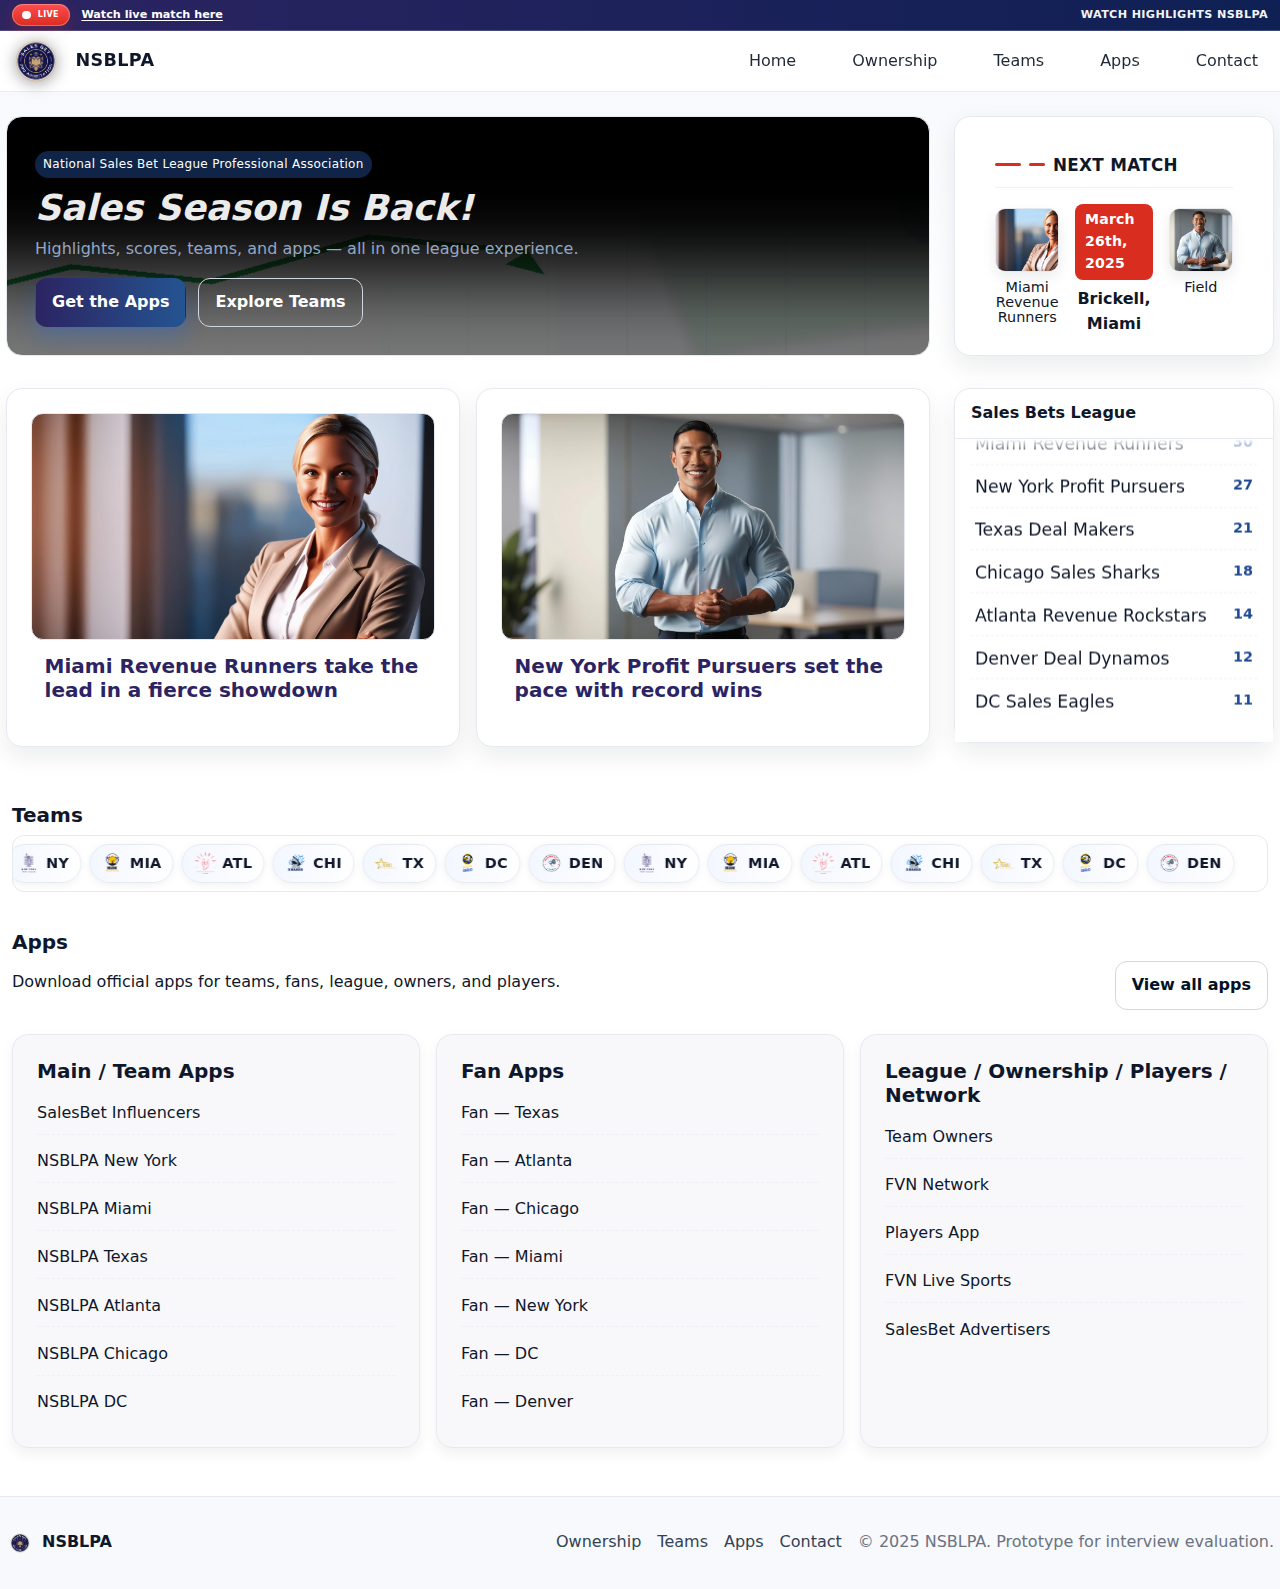
<file: index.html>
<!DOCTYPE html>
<html lang="en">
<head>
  <meta charset="UTF-8" />
  <meta name="viewport" content="width=device-width, initial-scale=1" />
  <meta http-equiv="X-UA-Compatible" content="IE=edge" />
  <title>Home · NSBLPA</title>
  <meta name="description" content="NSBLPA — A modern sports business league. Mobile-first redesign prototype." />
  <link rel="preconnect" href="." />
  <link rel="icon" href="assets/logo.png" type="image" />
  <link rel="stylesheet" href="assets/styles.css" />
</head>
<body>
  <a class="skip-link" href="#main">Skip to content</a>
  <!-- Top strip -->
<div class="topstrip" role="region" aria-label="Live banner">
  <div class="container topstrip-inner">
    <div class="ts-left">
      <span class="ts-badge">LIVE</span>
      <a class="ts-link" href="apps.html#live">Watch live match here</a>
    </div>
    <div class="ts-right">
      <span class="ts-label"><a href="https://financevideosmedia.com/watch/talk-to-500-people-in-one-day-sales-bets-challenge_U1CFPwi1JfYyTtZ.html">WATCH HIGHLIGHTS NSBLPA</a></span>
    </div>
  </div>
</div>

  <header class="site-header" role="banner">
    <div class="container header-inner">
      <a class="brand" href="index.html" aria-label="NSBLPA Home">
        <img src="assets/logo.png" alt="NSBLPA logo" width="60" height="60" />
        <span class="brand-text">NSBLPA</span>
      </a>
      <button class="menu-toggle" aria-expanded="false" aria-controls="site-nav" aria-label="Toggle menu">
        <span class="menu-icon" aria-hidden="true"></span>
      </button>
      <nav id="site-nav" class="site-nav" role="navigation">
        <ul>
          <li><a href="index.html">Home</a></li>
          <li><a href="ownership.html">Ownership</a></li>
          <li><a href="teams.html">Teams</a></li>
          <li><a href="apps.html">Apps</a></li>
          <li><a href="contact.html">Contact</a></li>
        </ul>
      </nav>
    </div>
  </header>
<div id="nav-backdrop" class="nav-backdrop" hidden></div>
<main id="main" tabindex="-1">
  <!-- Billboard -->
  <section class="billboard">
  <div class="container rail">
    <!-- LEFT: Sales Season block (50%) -->
    <div class="billboard-media">
      <div class="billboard-copy">
        <p class="eyebrow">National Sales Bet League Professional Association</p>
        <h1>Sales Season Is Back!</h1>
        <p class="lede">Highlights, scores, teams, and apps — all in one league experience.</p>
        <div class="hero-ctas">
          <a class="btn btn-primary" href="apps.html">Get the Apps</a>
          <a class="btn btn-outline" href="teams.html">Explore Teams</a>
        </div>
      </div>
    </div>


    <!-- RIGHT: Next Match (replaces Sales Bets League) -->
    <aside class="billboard-nextmatch">
      <div class="card nextmatch">
        <div class="nm-head" aria-label="Next Match">
          <span class="nm-dash big" aria-hidden="true"></span>
          <span class="nm-dash small" aria-hidden="true"></span>
          <h3>Next Match</h3>
        </div>

        <div class="nm-inner" role="group" aria-labelledby="nmVenue">
          <!-- Home team -->
          <div class="nm-team">
            <img class="avatar" src="assets/home/news1.jpg" alt="Miami Revenue Runners" />
            <div class="team-name">
              <span>Miami</span>
              <span>Revenue</span>
              <span>Runners</span>
            </div>
          </div>

          <!-- Center: date + venue -->
          <div class="nm-center">
            <div class="date-pill" aria-label="Match date">March 26th, 2025</div>
            <div class="venue" id="nmVenue">Brickell, Miami</div>
          </div>

          <!-- Away / venue label (as in your screenshot “Field”) -->
          <div class="nm-team">
            <img class="avatar" src="assets/home/news2.jpg" alt="Opponent / Venue" />
            <div class="team-name"><span>Field</span></div>
          </div>
        </div>
      </div>
    </aside>

  </div>
</section>


  <!-- Subnav (quick actions) -->
  <!-- <nav class="subnav" aria-label="Quick actions">
    <div class="container">
      <ul class="subnav-list">
        <li><a href="apps.html">Watch</a></li>
        <li><a href="teams.html">Teams</a></li>
        <li><a href="ownership.html">Ownership</a></li>
        <li><a href="apps.html#league">League Apps</a></li>
        <li><a href="contact.html">Contact</a></li>
      </ul>
    </div>
  </nav> -->

  <!-- Rail layout -->
  <section class="content-rail">
    <div class="container rail">
      <!-- Main column -->
      <div class="rail-main">
        <!-- <h2 class="rail-title">What’s Popular</h2> -->
        <div class="cards-grid popular-grid">
          <a class="card media-card" href="#">
            <div class="media ph news1"></div>
            <div class="pad">
              <!-- <p class="kicker">NEWS</p> -->
              <h3>Miami Revenue Runners take the lead in a fierce showdown</h3>
            </div>
          </a>
          <a class="card media-card" href="#">
            <div class="media ph news2"></div>
            <div class="pad">
              <!-- <p class="kicker">NEWS</p> -->
              <h3>New York Profit Pursuers set the pace with record wins</h3>
            </div>
          </a>
        </div>





      </div>

      <!-- Side rail -->
 <aside class="billboard-leaderboard">
      <div class="card leaderboard compact">
        <div class="lb-head"><span>Sales Bets League</span></div>

        <!-- Viewport with auto slider if items overflow -->
        <div class="lb-viewport">
          <div class="ticker-track" id="lbTrack">
            <ol class="lb" id="lbList">
              <li><span class="club">Miami Revenue Runners</span><span class="pts">30</span></li>
              <li><span class="club">New York Profit Pursuers</span><span class="pts">27</span></li>
              <li><span class="club">Texas Deal Makers</span><span class="pts">21</span></li>
              <li><span class="club">Chicago Sales Sharks</span><span class="pts">18</span></li>
              <li><span class="club">Atlanta Revenue Rockstars</span><span class="pts">14</span></li>
              <li><span class="club">Denver Deal Dynamos</span><span class="pts">12</span></li>
              <li><span class="club">DC Sales Eagles</span><span class="pts">11</span></li>
            </ol>
          </div>
        </div>
      </div>
    </aside>

    </div>
  </section>

  <!-- Apps on Home -->
<section class="home-apps" id="apps-home">

  <div class="container">
      <h2 class="rail-title">Teams</h2>

        <!-- One-line ticker -->
        <div class="teams-ticker">
          <div class="tt-track" id="teamsTrack">
            <!-- original items (keep adding as many as you want) -->
            <a class="match tt-item" href="https://newyorkprofitpursuers.com">
              <div class="team">
                <img src="assets/team-logos/ny.png" alt="New York logo" />
                <span class="abbr">NY</span>
              </div>
            </a>
             <a class="match tt-item" href="https://miamirevenuerunners.com">
              <div class="team">
                <img src="assets/team-logos/mia.png" alt="Miami logo" />
                <span class="abbr">MIA</span>
              </div>
            </a>
            <a class="match tt-item" href="https://atlantarevenuerockstars.com">
              <div class="team">
                <img src="assets/team-logos/atl.png" alt="Atlanta logo" />
                <span class="abbr">ATL</span>
              </div>
            </a>

              <a class="match tt-item" href="https://chicagosalessharks.com">

              <div class="team">
                <img src="assets/team-logos/chi.png" alt="Chicago logo" />
                <span class="abbr">CHI</span>
              </div>
            </a>

            <a class="match tt-item" href="https://texasdealmakersteam.com">
              <div class="team">
                <img src="assets/team-logos/tx.png" alt="Texas logo" />
                <span class="abbr">TX</span>
              </div>

            </a>
              <a class="match tt-item" href="https://dcsaleseagles.com">


              <div class="team">
                <img src="assets/team-logos/dc.png" alt="DC logo" />
                <span class="abbr">DC</span>
              </div>
            </a>
             <a class="match tt-item" href="https://denverdealdynamos.com">


              <div class="team">
                <img src="assets/team-logos/den.png" alt="DC logo" />
                <span class="abbr">DEN</span>
              </div>
            </a>
          </div>
        </div>
      </div>
       <div class="container">
        <div class="section-head" style="display:flex;align-items:end;justify-content:space-between;gap:1rem;">
          <div>
            <h2 class="rail-title">Apps</h2>
            <p>Download official apps for teams, fans, league, owners, and players.</p>
          </div>
          <a class="btn btn-outline" href="apps.html">View all apps</a>
        </div>

    <div class="app-groups home-app-groups">
      <!-- Main / Team Apps -->
      <div class="app-group card soft">
        <h3>Main / Team Apps</h3>
        <ul class="app-list">
          <li><a target="_blank" rel="noopener" href="https://play.google.com/store/apps/details?id=com.salesbet.influencers">SalesBet Influencers</a></li>
          <li><a target="_blank" rel="noopener" href="https://play.google.com/store/apps/details?id=com.nsblpa.newyork">NSBLPA New York</a></li>
          <li><a target="_blank" rel="noopener" href="https://play.google.com/store/apps/details?id=com.nsblpa.miami">NSBLPA Miami</a></li>
          <li><a target="_blank" rel="noopener" href="https://play.google.com/store/apps/details?id=com.nsblpa.texas">NSBLPA Texas</a></li>
          <li><a target="_blank" rel="noopener" href="https://play.google.com/store/apps/details?id=com.nsblpa.atlanta">NSBLPA Atlanta</a></li>
          <li><a target="_blank" rel="noopener" href="https://play.google.com/store/apps/details?id=com.nsblpa.chicago">NSBLPA Chicago</a></li>
          <li><a target="_blank" rel="noopener" href="https://play.google.com/store/apps/details?id=com.nsblpa.dc">NSBLPA DC</a></li>
        </ul>
      </div>

      <!-- Fan Apps -->
      <div class="app-group card soft">
        <h3>Fan Apps</h3>
        <ul class="app-list">
          <li><a target="_blank" rel="noopener" href="https://play.google.com/store/apps/details?id=com.nsblpa.fan.texas">Fan — Texas</a></li>
          <li><a target="_blank" rel="noopener" href="https://play.google.com/store/apps/details?id=com.nsblpa.fan.atlanta">Fan — Atlanta</a></li>
          <li><a target="_blank" rel="noopener" href="https://play.google.com/store/apps/details?id=com.nsblpa.fan.chicago">Fan — Chicago</a></li>
          <li><a target="_blank" rel="noopener" href="https://play.google.com/store/apps/details?id=com.nblpa.fan.miami">Fan — Miami</a></li>
          <li><a target="_blank" rel="noopener" href="https://play.google.com/store/apps/details?id=com.nsblpa.fan.newyork">Fan — New York</a></li>
          <li><a target="_blank" rel="noopener" href="https://play.google.com/store/apps/details?id=com.nsblpa.fan.dc">Fan — DC</a></li>
          <li><a target="_blank" rel="noopener" href="https://play.google.com/store/apps/details?id=com.nsblpa.fan.denvers">Fan — Denver</a></li>
        </ul>
      </div>

      <!-- League / Ownership / Players / Network -->
      <div class="app-group card soft">
        <h3>League / Ownership / Players / Network</h3>
        <ul class="app-list">
          <li><a target="_blank" rel="noopener" href="https://play.google.com/store/apps/details?id=com.nsblpa.team_owners">Team Owners</a></li>
          <li><a target="_blank" rel="noopener" href="https://play.google.com/store/apps/details?id=com.fvn.network">FVN Network</a></li>
          <li><a target="_blank" rel="noopener" href="https://play.google.com/store/apps/details?id=com.nsblpa.playersapp">Players App</a></li>
          <li><a target="_blank" rel="noopener" href="https://play.google.com/store/apps/details?id=com.fvn.livesports">FVN Live Sports</a></li>
          <li><a target="_blank" rel="noopener" href="https://play.google.com/store/apps/details?id=com.salesbet.advertisers">SalesBet Advertisers</a></li>
        </ul>
      </div>
    </div>
  </div>
</section>

</main>


  <footer class="site-footer">
    <div class="container footer-inner">
      <div class="footer-brand">
        <img src="assets/logo.png" alt="NSBLPA logo small" width="28" height="28" />
        <span>NSBLPA</span>
      </div>
      <nav class="footer-nav" aria-label="Footer">
        <a href="ownership.html">Ownership</a>
        <a href="teams.html">Teams</a>
        <a href="apps.html">Apps</a>
        <a href="contact.html">Contact</a>
      </nav>
      <p class="copyright">© 2025 NSBLPA. Prototype for interview evaluation.</p>
    </div>
  </footer>
  <script src="assets/scripts.js"></script>
</body>
</html>
</file>
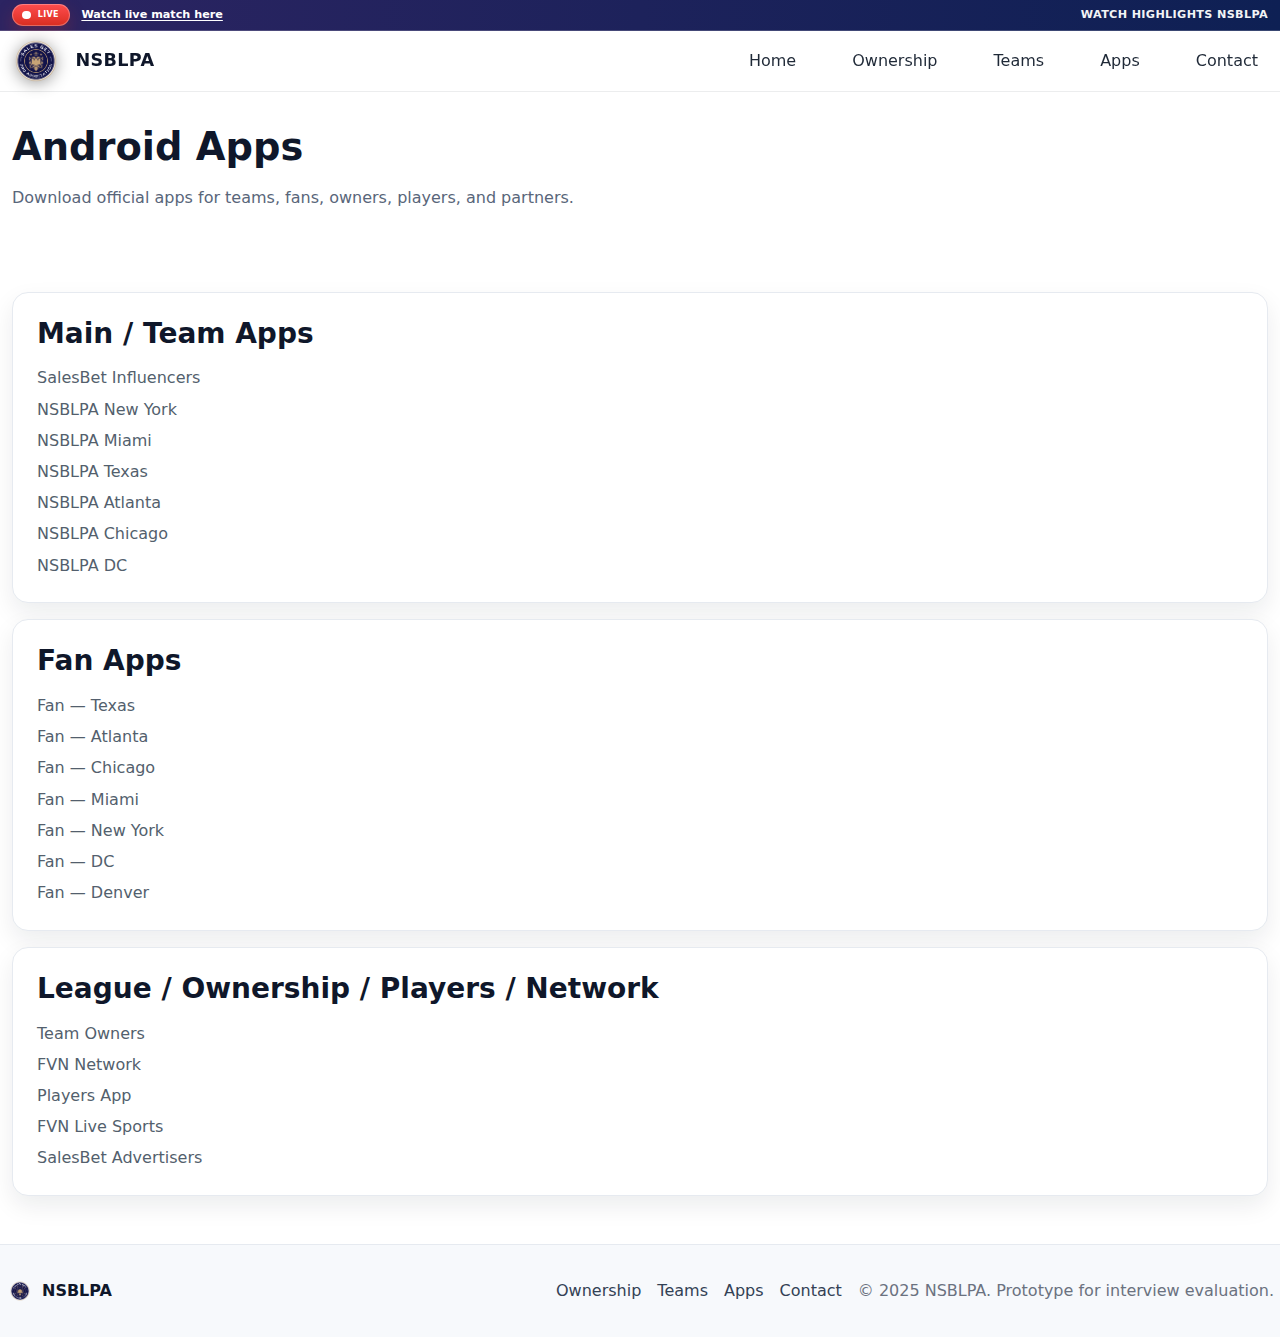
<file: apps.html>
<!DOCTYPE html>
<html lang="en">
<head>
  <meta charset="UTF-8" />
  <meta name="viewport" content="width=device-width, initial-scale=1" />
  <meta http-equiv="X-UA-Compatible" content="IE=edge" />
  <title>Apps · NSBLPA</title>
  <meta name="description" content="NSBLPA — A modern sports business league. Mobile-first redesign prototype." />
  <link rel="preconnect" href="." />
  <link rel="icon" href="assets/logo.png" type="image" />
  <link rel="stylesheet" href="assets/styles.css" />
</head>
<body>
  <a class="skip-link" href="#main">Skip to content</a>
  <!-- Top strip -->
<div class="topstrip" role="region" aria-label="Live banner">
  <div class="container topstrip-inner">
    <div class="ts-left">
      <span class="ts-badge">LIVE</span>
      <a class="ts-link" href="apps.html#live">Watch live match here</a>
    </div>
    <div class="ts-right">
      <span class="ts-label"><a href="https://financevideosmedia.com/watch/talk-to-500-people-in-one-day-sales-bets-challenge_U1CFPwi1JfYyTtZ.html">WATCH HIGHLIGHTS NSBLPA</a></span>
    </div>
  </div>
</div>

  <header class="site-header" role="banner">
    <div class="container header-inner">
      <a class="brand" href="index.html" aria-label="NSBLPA Home">
        <img src="assets/logo.png" alt="NSBLPA logo" width="60" height="60" />
        <span class="brand-text">NSBLPA</span>
      </a>
      <button class="menu-toggle" aria-expanded="false" aria-controls="site-nav" aria-label="Toggle menu">
        <span class="menu-icon" aria-hidden="true"></span>
      </button>
      <nav id="site-nav" class="site-nav" role="navigation">
        <ul>
          <li><a href="index.html">Home</a></li>
          <li><a href="ownership.html">Ownership</a></li>
          <li><a href="teams.html">Teams</a></li>
          <li><a href="apps.html">Apps</a></li>
          <li><a href="contact.html">Contact</a></li>
        </ul>
      </nav>
    </div>
  </header>
<div id="nav-backdrop" class="nav-backdrop" hidden></div>
  <main id="main" tabindex="-1">

<section class="page-hero">
  <div class="container">
    <h1>Android Apps</h1>
    <p>Download official apps for teams, fans, owners, players, and partners.</p>
  </div>
</section>

<section class="section">
  <div class="container app-groups">
    <div class="app-group">
      <h2>Main / Team Apps</h2>
      <ul class="app-list">
        <li><a target="_blank" rel="noopener" href="https://play.google.com/store/apps/details?id=com.salesbet.influencers">SalesBet Influencers</a></li>
        <li><a target="_blank" rel="noopener" href="https://play.google.com/store/apps/details?id=com.nsblpa.newyork">NSBLPA New York</a></li>
        <li><a target="_blank" rel="noopener" href="https://play.google.com/store/apps/details?id=com.nsblpa.miami">NSBLPA Miami</a></li>
        <li><a target="_blank" rel="noopener" href="https://play.google.com/store/apps/details?id=com.nsblpa.texas">NSBLPA Texas</a></li>
        <li><a target="_blank" rel="noopener" href="https://play.google.com/store/apps/details?id=com.nsblpa.atlanta">NSBLPA Atlanta</a></li>
        <li><a target="_blank" rel="noopener" href="https://play.google.com/store/apps/details?id=com.nsblpa.chicago">NSBLPA Chicago</a></li>
        <li><a target="_blank" rel="noopener" href="https://play.google.com/store/apps/details?id=com.nsblpa.dc">NSBLPA DC</a></li>
      </ul>
    </div>

    <div class="app-group">
      <h2>Fan Apps</h2>
      <ul class="app-list">
        <li><a target="_blank" rel="noopener" href="https://play.google.com/store/apps/details?id=com.nsblpa.fan.texas">Fan — Texas</a></li>
        <li><a target="_blank" rel="noopener" href="https://play.google.com/store/apps/details?id=com.nsblpa.fan.atlanta">Fan — Atlanta</a></li>
        <li><a target="_blank" rel="noopener" href="https://play.google.com/store/apps/details?id=com.nsblpa.fan.chicago">Fan — Chicago</a></li>
        <li><a target="_blank" rel="noopener" href="https://play.google.com/store/apps/details?id=com.nblpa.fan.miami">Fan — Miami</a></li>
        <li><a target="_blank" rel="noopener" href="https://play.google.com/store/apps/details?id=com.nsblpa.fan.newyork">Fan — New York</a></li>
        <li><a target="_blank" rel="noopener" href="https://play.google.com/store/apps/details?id=com.nsblpa.fan.dc">Fan — DC</a></li>
        <li><a target="_blank" rel="noopener" href="https://play.google.com/store/apps/details?id=com.nsblpa.fan.denvers">Fan — Denver</a></li>
      </ul>
    </div>

    <div class="app-group">
      <h2>League / Ownership / Players / Network</h2>
      <ul class="app-list">
        <li><a target="_blank" rel="noopener" href="https://play.google.com/store/apps/details?id=com.nsblpa.team_owners">Team Owners</a></li>
        <li><a target="_blank" rel="noopener" href="https://play.google.com/store/apps/details?id=com.fvn.network">FVN Network</a></li>
        <li><a target="_blank" rel="noopener" href="https://play.google.com/store/apps/details?id=com.nsblpa.playersapp">Players App</a></li>
        <li><a target="_blank" rel="noopener" href="https://play.google.com/store/apps/details?id=com.fvn.livesports">FVN Live Sports</a></li>
        <li><a target="_blank" rel="noopener" href="https://play.google.com/store/apps/details?id=com.salesbet.advertisers">SalesBet Advertisers</a></li>
      </ul>
    </div>
  </div>
</section>

  </main>
  <footer class="site-footer">
    <div class="container footer-inner">
      <div class="footer-brand">
        <img src="assets/logo.png" alt="NSBLPA logo small" width="28" height="28" />
        <span>NSBLPA</span>
      </div>
      <nav class="footer-nav" aria-label="Footer">
        <a href="ownership.html">Ownership</a>
        <a href="teams.html">Teams</a>
        <a href="apps.html">Apps</a>
        <a href="contact.html">Contact</a>
      </nav>
      <p class="copyright">© 2025 NSBLPA. Prototype for interview evaluation.</p>
    </div>
  </footer>
  <script src="assets/scripts.js"></script>
</body>
</html>
</file>
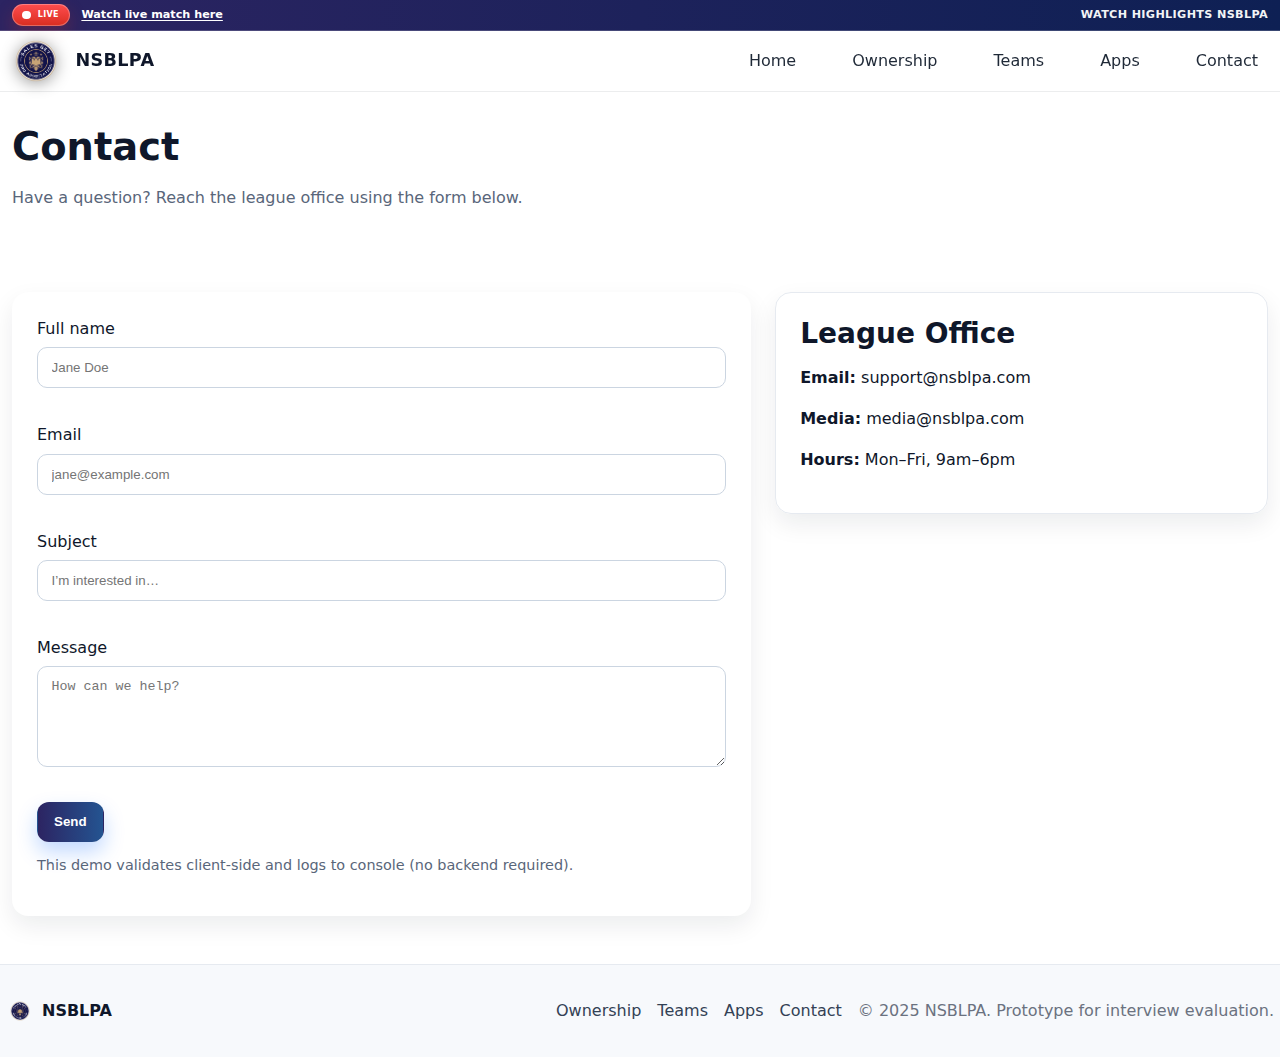
<file: contact.html>
<!DOCTYPE html>
<html lang="en">
<head>
  <meta charset="UTF-8" />
  <meta name="viewport" content="width=device-width, initial-scale=1" />
  <meta http-equiv="X-UA-Compatible" content="IE=edge" />
  <title>Contact · NSBLPA</title>
  <meta name="description" content="NSBLPA — A modern sports business league. Mobile-first redesign prototype." />
  <link rel="preconnect" href="." />
  <link rel="icon" href="assets/logo.png" type="image" />
  <link rel="stylesheet" href="assets/styles.css" />
</head>
<body>
   <a class="skip-link" href="#main">Skip to content</a>
  <!-- Top strip -->
<div class="topstrip" role="region" aria-label="Live banner">
  <div class="container topstrip-inner">
    <div class="ts-left">
      <span class="ts-badge">LIVE</span>
      <a class="ts-link" href="apps.html#live">Watch live match here</a>
    </div>
    <div class="ts-right">
      <span class="ts-label"><a href="https://financevideosmedia.com/watch/talk-to-500-people-in-one-day-sales-bets-challenge_U1CFPwi1JfYyTtZ.html">WATCH HIGHLIGHTS NSBLPA</a></span>
    </div>
  </div>
</div>

  <header class="site-header" role="banner">
    <div class="container header-inner">
      <a class="brand" href="index.html" aria-label="NSBLPA Home">
        <img src="assets/logo.png" alt="NSBLPA logo" width="60" height="60" />
        <span class="brand-text">NSBLPA</span>
      </a>
      <button class="menu-toggle" aria-expanded="false" aria-controls="site-nav" aria-label="Toggle menu">
        <span class="menu-icon" aria-hidden="true"></span>
      </button>
      <nav id="site-nav" class="site-nav" role="navigation">
        <ul>
          <li><a href="index.html">Home</a></li>
          <li><a href="ownership.html">Ownership</a></li>
          <li><a href="teams.html">Teams</a></li>
          <li><a href="apps.html">Apps</a></li>
          <li><a href="contact.html">Contact</a></li>
        </ul>
      </nav>
    </div>
  </header>
<div id="nav-backdrop" class="nav-backdrop" hidden></div>
  <main id="main" tabindex="-1">

<section class="page-hero">
  <div class="container">
    <h1>Contact</h1>
    <p>Have a question? Reach the league office using the form below.</p>
  </div>
</section>

<section class="section">
  <div class="container contact-layout">
    <form id="contactForm" class="form" novalidate>
      <div class="form-row">
        <label for="name">Full name</label>
        <input id="name" name="name" type="text" autocomplete="name" placeholder="Jane Doe" required />
        <small class="error" id="nameError" role="alert"></small>
      </div>
      <div class="form-row">
        <label for="email">Email</label>
        <input id="email" name="email" type="email" autocomplete="email" placeholder="jane@example.com" required />
        <small class="error" id="emailError" role="alert"></small>
      </div>
      <div class="form-row">
        <label for="subject">Subject</label>
        <input id="subject" name="subject" type="text" placeholder="I’m interested in…" required />
        <small class="error" id="subjectError" role="alert"></small>
      </div>
      <div class="form-row">
        <label for="message">Message</label>
        <textarea id="message" name="message" rows="5" placeholder="How can we help?" required></textarea>
        <small class="error" id="messageError" role="alert"></small>
      </div>
      <button class="btn btn-primary" type="submit">Send</button>
      <p class="form-note">This demo validates client‑side and logs to console (no backend required).</p>
    </form>

    <aside class="contact-aside" aria-label="Contact information">
      <div class="card soft">
        <h2>League Office</h2>
        <p><strong>Email:</strong> support@nsblpa.com</p>
        <p><strong>Media:</strong> media@nsblpa.com</p>
        <p><strong>Hours:</strong> Mon–Fri, 9am–6pm</p>
      </div>
    </aside>
  </div>
</section>

  </main>
  <footer class="site-footer">
    <div class="container footer-inner">
      <div class="footer-brand">
        <img src="assets/logo.png" alt="NSBLPA logo small" width="28" height="28" />
        <span>NSBLPA</span>
      </div>
      <nav class="footer-nav" aria-label="Footer">
        <a href="ownership.html">Ownership</a>
        <a href="teams.html">Teams</a>
        <a href="apps.html">Apps</a>
        <a href="contact.html">Contact</a>
      </nav>
      <p class="copyright">© 2025 NSBLPA. Prototype for interview evaluation.</p>
    </div>
  </footer>
  <script src="assets/scripts.js"></script>
</body>
</html>
</file>
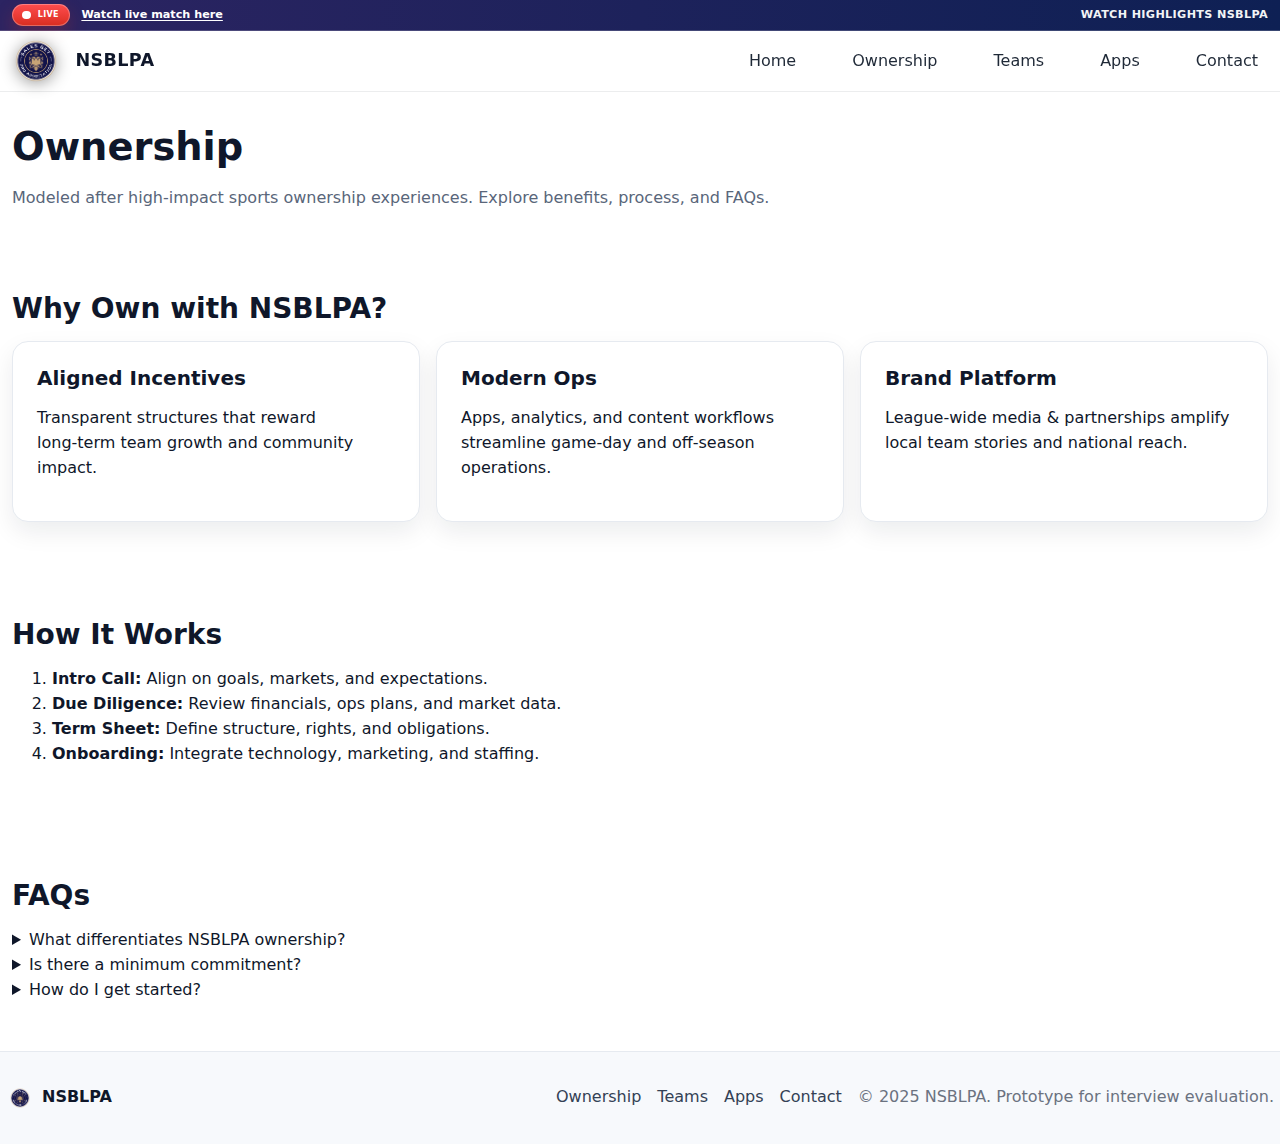
<file: ownership.html>
<!DOCTYPE html>
<html lang="en">
<head>
  <meta charset="UTF-8" />
  <meta name="viewport" content="width=device-width, initial-scale=1" />
  <meta http-equiv="X-UA-Compatible" content="IE=edge" />
  <title>Ownership · NSBLPA</title>
  <meta name="description" content="NSBLPA — A modern sports business league. Mobile-first redesign prototype." />
  <link rel="preconnect" href="." />
  <link rel="icon" href="assets/logo.png" type="image" />
  <link rel="stylesheet" href="assets/styles.css" />
</head>
<body>
  <a class="skip-link" href="#main">Skip to content</a>
  <!-- Top strip -->
<div class="topstrip" role="region" aria-label="Live banner">
  <div class="container topstrip-inner">
    <div class="ts-left">
      <span class="ts-badge">LIVE</span>
      <a class="ts-link" href="apps.html#live">Watch live match here</a>
    </div>
    <div class="ts-right">
      <span class="ts-label"><a href="https://financevideosmedia.com/watch/talk-to-500-people-in-one-day-sales-bets-challenge_U1CFPwi1JfYyTtZ.html">WATCH HIGHLIGHTS NSBLPA</a></span>
    </div>
  </div>
</div>

  <header class="site-header" role="banner">
    <div class="container header-inner">
      <a class="brand" href="index.html" aria-label="NSBLPA Home">
        <img src="assets/logo.png" alt="NSBLPA logo" width="60" height="60" />
        <span class="brand-text">NSBLPA</span>
      </a>
      <button class="menu-toggle" aria-expanded="false" aria-controls="site-nav" aria-label="Toggle menu">
        <span class="menu-icon" aria-hidden="true"></span>
      </button>
      <nav id="site-nav" class="site-nav" role="navigation">
        <ul>
          <li><a href="index.html">Home</a></li>
          <li><a href="ownership.html">Ownership</a></li>
          <li><a href="teams.html">Teams</a></li>
          <li><a href="apps.html">Apps</a></li>
          <li><a href="contact.html">Contact</a></li>
        </ul>
      </nav>
    </div>
  </header>
<div id="nav-backdrop" class="nav-backdrop" hidden></div>
  <main id="main" tabindex="-1">

<section class="page-hero">
  <div class="container">
    <h1>Ownership</h1>
    <p>Modeled after high‑impact sports ownership experiences. Explore benefits, process, and FAQs.</p>
  </div>
</section>

<section class="section">
  <div class="container">
    <h2>Why Own with NSBLPA?</h2>
    <div class="cards-grid three">
      <div class="card">
        <h3>Aligned Incentives</h3>
        <p>Transparent structures that reward long‑term team growth and community impact.</p>
      </div>
      <div class="card">
        <h3>Modern Ops</h3>
        <p>Apps, analytics, and content workflows streamline game‑day and off‑season operations.</p>
      </div>
      <div class="card">
        <h3>Brand Platform</h3>
        <p>League‑wide media & partnerships amplify local team stories and national reach.</p>
      </div>
    </div>
  </div>
</section>

<section class="section alt">
  <div class="container">
    <h2>How It Works</h2>
    <ol class="steps">
      <li><strong>Intro Call:</strong> Align on goals, markets, and expectations.</li>
      <li><strong>Due Diligence:</strong> Review financials, ops plans, and market data.</li>
      <li><strong>Term Sheet:</strong> Define structure, rights, and obligations.</li>
      <li><strong>Onboarding:</strong> Integrate technology, marketing, and staffing.</li>
    </ol>
  </div>
</section>

<section class="section">
  <div class="container">
    <h2>FAQs</h2>
    <details>
      <summary>What differentiates NSBLPA ownership?</summary>
      <p>A unified platform across teams with shared technology, media, and best practices.</p>
    </details>
    <details>
      <summary>Is there a minimum commitment?</summary>
      <p>Varies by market and structure; this prototype does not include financial terms.</p>
    </details>
    <details>
      <summary>How do I get started?</summary>
      <p>Use the contact form to reach the league office. We’ll follow up within two business days.</p>
    </details>
  </div>
</section>

  </main>
  <footer class="site-footer">
    <div class="container footer-inner">
      <div class="footer-brand">
        <img src="assets/logo.png" alt="NSBLPA logo small" width="28" height="28" />
        <span>NSBLPA</span>
      </div>
      <nav class="footer-nav" aria-label="Footer">
        <a href="ownership.html">Ownership</a>
        <a href="teams.html">Teams</a>
        <a href="apps.html">Apps</a>
        <a href="contact.html">Contact</a>
      </nav>
      <p class="copyright">© 2025 NSBLPA. Prototype for interview evaluation.</p>
    </div>
  </footer>
  <script src="assets/scripts.js"></script>
</body>
</html>
</file>
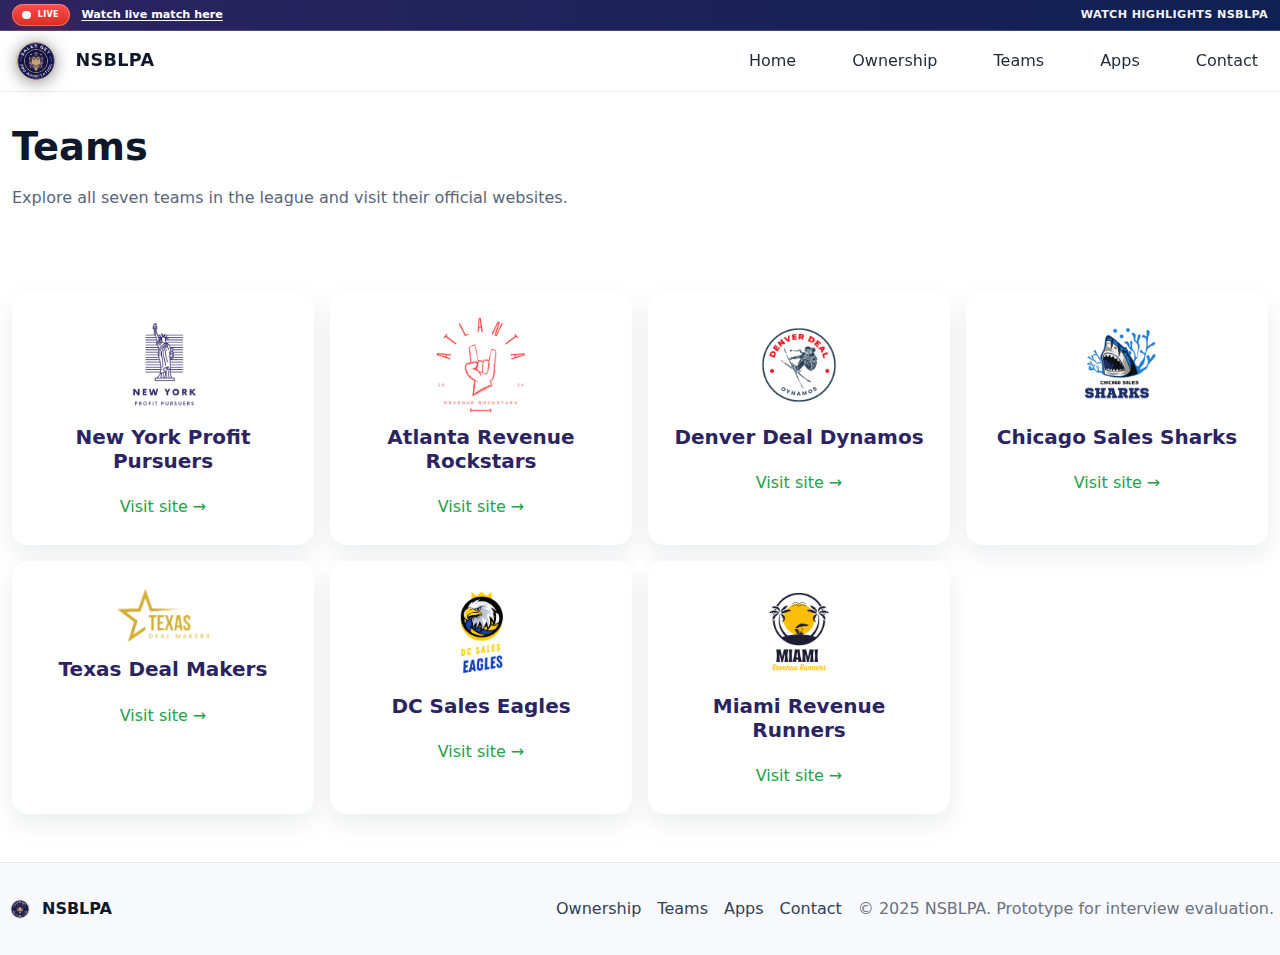
<file: teams.html>
<!DOCTYPE html>
<html lang="en">
<head>
  <meta charset="UTF-8" />
  <meta name="viewport" content="width=device-width, initial-scale=1" />
  <meta http-equiv="X-UA-Compatible" content="IE=edge" />
  <title>Teams · NSBLPA</title>
  <meta name="description" content="NSBLPA — A modern sports business league. Mobile-first redesign prototype." />
  <link rel="preconnect" href="." />
  <link rel="icon" href="assets/logo.png" type="image" />
  <link rel="stylesheet" href="assets/styles.css" />
</head>
<body>
<a class="skip-link" href="#main">Skip to content</a>
  <!-- Top strip -->
<div class="topstrip" role="region" aria-label="Live banner">
  <div class="container topstrip-inner">
    <div class="ts-left">
      <span class="ts-badge">LIVE</span>
      <a class="ts-link" href="apps.html#live">Watch live match here</a>
    </div>
    <div class="ts-right">
      <span class="ts-label"><a href="https://financevideosmedia.com/watch/talk-to-500-people-in-one-day-sales-bets-challenge_U1CFPwi1JfYyTtZ.html">WATCH HIGHLIGHTS NSBLPA</a></span>
    </div>
  </div>
</div>

  <header class="site-header" role="banner">
    <div class="container header-inner">
      <a class="brand" href="index.html" aria-label="NSBLPA Home">
        <img src="assets/logo.png" alt="NSBLPA logo" width="60" height="60" />
        <span class="brand-text">NSBLPA</span>
      </a>
      <button class="menu-toggle" aria-expanded="false" aria-controls="site-nav" aria-label="Toggle menu">
        <span class="menu-icon" aria-hidden="true"></span>
      </button>
      <nav id="site-nav" class="site-nav" role="navigation">
        <ul>
          <li><a href="index.html">Home</a></li>
          <li><a href="ownership.html">Ownership</a></li>
          <li><a href="teams.html">Teams</a></li>
          <li><a href="apps.html">Apps</a></li>
          <li><a href="contact.html">Contact</a></li>
        </ul>
      </nav>
    </div>
  </header>
<div id="nav-backdrop" class="nav-backdrop" hidden></div>


  <main id="main" tabindex="-1">

<section class="page-hero">
  <div class="container">
    <h1>Teams</h1>
    <p>Explore all seven teams in the league and visit their official websites.</p>
  </div>
</section>

<section class="section">
  <div class="container teams-grid">

      <a class="team-card" href="https://newyorkprofitpursuers.com/" target="_blank" rel="noopener noreferrer">
        <img src="assets/team-logos/ny.png" alt="New York Profit Pursuers logo" width="96" height="96" />
        <h3>New York Profit Pursuers</h3>
        <span class="link">Visit site →</span>
      </a>

      <a class="team-card" href="https://atlantarevenuerockstars.com/" target="_blank" rel="noopener noreferrer">
        <img src="assets/team-logos/atl.png" alt="Atlanta Revenue Rockstars logo" width="96" height="96" />
        <h3>Atlanta Revenue Rockstars</h3>
        <span class="link">Visit site →</span>
      </a>

      <a class="team-card" href="https://denverdealdynamos.com/" target="_blank" rel="noopener noreferrer">
        <img src="assets/team-logos/den.png" alt="Denver Deal Dynamos logo" width="96" height="96" />
        <h3>Denver Deal Dynamos</h3>
        <span class="link">Visit site →</span>
      </a>

      <a class="team-card" href="https://chicagosalessharks.com/" target="_blank" rel="noopener noreferrer">
        <img src="assets/team-logos/chi.png" alt="Chicago Sales Sharks logo" width="96" height="96" />
        <h3>Chicago Sales Sharks</h3>
        <span class="link">Visit site →</span>
      </a>

      <a class="team-card" href="https://texasdealmakersteam.com/" target="_blank" rel="noopener noreferrer">
        <img src="assets/team-logos/tx.png" alt="Texas Deal Makers logo" width="96" height="96" />
        <h3>Texas Deal Makers</h3>
        <span class="link">Visit site →</span>
      </a>

      <a class="team-card" href="https://dcsaleseagles.com/" target="_blank" rel="noopener noreferrer">
        <img src="assets/team-logos/dc.png" alt="DC Sales Eagles logo" width="96" height="96" />
        <h3>DC Sales Eagles</h3>
        <span class="link">Visit site →</span>
      </a>

      <a class="team-card" href="https://miamirevenuerunners.com/" target="_blank" rel="noopener noreferrer">
        <img src="assets/team-logos/mia.png" alt="Miami Revenue Runners logo" width="96" height="96" />
        <h3>Miami Revenue Runners</h3>
        <span class="link">Visit site →</span>
      </a>

  </div>
</section>

  </main>
  <footer class="site-footer">
    <div class="container footer-inner">
      <div class="footer-brand">
        <img src="assets/logo.png" alt="NSBLPA logo small" width="28" height="28" />
        <span>NSBLPA</span>
      </div>
      <nav class="footer-nav" aria-label="Footer">
        <a href="ownership.html">Ownership</a>
        <a href="teams.html">Teams</a>
        <a href="apps.html">Apps</a>
        <a href="contact.html">Contact</a>
      </nav>
      <p class="copyright">© 2025 NSBLPA. Prototype for interview evaluation.</p>
    </div>
  </footer>
  <script src="assets/scripts.js"></script>
</body>
</html>
</file>
<file: assets/styles.css>
/* Light palette */
:root{
  --bg:#ffffff;
  --bg-soft:#f7f9fc;
  --card:#ffffff;
  --text:#0f172a;
  --muted:#59667a;
  --brand:#2c2462;
  --brand-2:#24a148;
  --accent:#ffb400;
  --danger:#d92d20;
  --shadow:0 10px 25px rgba(16,24,40,.08);
  --radius:16px;
    --space-1:.375rem; --space-2:.5rem; --space-3:.75rem; --space-4:1rem; --space-5:1.5rem; --space-6:2rem; --space-7:3rem;
    --max-w:1120px;
}
/* Make the overall page wider on desktop */
:root{ --max-w: 1360px; }           /* was 1120px */
*{box-sizing:border-box}
html,body{height:100%}
body{
  margin:0;
  background: radial-gradient(1200px 800px at 80% -10%, #1b2447 0%, #0b1020 60%) fixed, var(--bg);
  color:var(--text);
  font: 16px/1.55 system-ui, -apple-system, Segoe UI, Roboto, Inter, Helvetica, Arial, sans-serif;
  -webkit-font-smoothing:antialiased; text-rendering:optimizeLegibility;
}
img{display:block;max-width:100%;height:auto}
a{color:var(--brand);text-decoration:none}
a:hover{text-decoration:underline}
h1,h2,h3{line-height:1.2;margin:0 0 var(--space-4)}
h1{font-size:clamp(1.75rem, 3vw, 2.75rem)}
h2{font-size:clamp(1.25rem, 2.2vw, 1.75rem)}
h3{font-size:clamp(1.05rem, 1.8vw, 1.25rem)}

.container{width:100%;max-width:var(--max-w);margin:0 auto;padding:0 var(--space-3)}
.skip-link{position:absolute;left:-999px;top:-999px}
.skip-link:focus{left:var(--space-4);top:var(--space-4);background:#000;color:#fff;padding:var(--space-2) var(--space-3)}

.site-header{position:sticky;top:0;z-index:10;background:rgba(11,16,32,.7);backdrop-filter: blur(8px);border-bottom:1px solid rgba(255,255,255,.06)}
.header-inner{display:flex;align-items:center;justify-content:space-between;min-height:60px;gap:var(--space-4)}
.brand{display:flex;align-items:center;gap:.6rem;color:#fff;font-weight:700;letter-spacing:.3px}
.brand img{filter:drop-shadow(0 2px 8px rgba(0,0,0,.4))}
.brand-text{font-size:1.1rem}
.site-nav{display:none}
.site-nav.open{display:block}
.site-nav ul{list-style:none;padding:0;margin:0;display:flex;flex-direction:column;gap:var(--space-3)}
.site-nav a{display:block;padding:.4rem 1rem;border-radius:8px;color:#eaf2ff}
.site-nav a:hover{background:rgba(255,255,255,.06);text-decoration:none}
.menu-toggle{appearance:none;background:none;border:1px solid rgba(255,255,255,.2);border-radius:10px;padding:.5rem .6rem;cursor:pointer;color:#fff}
.menu-icon{display:inline-block;width:20px;height:2px;background:#fff;position:relative}
.menu-icon::before,.menu-icon::after{content:"";position:absolute;left:0;width:20px;height:2px;background:#fff}
.menu-icon::before{top:-6px}.menu-icon::after{top:6px}

.hero{padding:var(--space-7) 0 var(--space-7)}
.hero-inner{display:grid;gap:var(--space-6)}
.hero-copy p{color:var(--muted);max-width:52ch}
.hero-ctas{display:flex;gap:var(--space-3);margin-top:var(--space-4)}
.hero-art{min-height:200px;border-radius:var(--radius);
  background: conic-gradient(from 120deg at 50% 50%, #2a3a78, #1c2f5a, #203b7d, #2a3a78);
  box-shadow: var(--shadow);border:1px solid rgba(255,255,255,.08)}

.btn{display:inline-flex;align-items:center;justify-content:center;border-radius:12px;padding:.7rem 1rem;font-weight:600;border:1px solid transparent;transition:transform .15s ease, background .2s ease, border-color .2s ease}
.btn:hover{transform:translateY(-1px);text-decoration:none}
.btn-primary{background:linear-gradient(90deg, var(--brand), #30759f);color:#041225;box-shadow:0 10px 25px rgba(58,163,255,.35)}
.btn-outline{border-color:rgba(255,255,255,.2);color:#e8f1ff}
.btn-outline:hover{background:rgba(255,255,255,.06)}

.section{padding:var(--space-7) 0}
.section.alt{background:linear-gradient(180deg, rgba(255,255,255,.02), rgba(255,255,255,0))}
.section-head{margin-bottom:var(--space-5);margin-top:30px;}
.cards-grid{display:grid;gap:var(--space-4)}
.cards-grid.three{grid-template-columns:1fr}
.card{background:var(--card);border:1px solid rgba(255,255,255,.06);border-radius:var(--radius);padding:var(--space-5);box-shadow:var(--shadow)}
.card.soft{background:rgba(255,255,255,.04)}
.card h3{margin-bottom:.4rem}
.card .link{display:inline-block;margin-top:.6rem;color:var(--brand-2)}

.card-icon svg{width:28px;height:28px;fill:#cfe4ff}
.quick-links .card p{color:var(--muted)}

.feature-split .split-inner{display:grid;gap:var(--space-5)}
.split-art{min-height:160px;border-radius:var(--radius);border:1px dashed rgba(255,255,255,.18);
  background:
    radial-gradient(120px 120px at 20% 30%, rgba(90,140,255,.25), transparent 60%),
    radial-gradient(160px 140px at 70% 60%, rgba(123,211,137,.25), transparent 60%),
    linear-gradient(180deg, rgba(255,255,255,.02), rgba(255,255,255,0));
}

.checklist{padding-left:1.2rem}
.checklist li{margin-bottom:.5rem}
.checklist li::marker{color:var(--brand-2)}

.page-hero{padding:var(--space-6) 0 var(--space-4);border-bottom:1px solid rgba(255,255,255,.06)}
.page-hero p{color:var(--muted)}

.teams-grid{display:grid;gap:var(--space-4);grid-template-columns:1fr}
.team-card{background:var(--card);border:1px solid rgba(255,255,255,.06);border-radius:var(--radius);padding:var(--space-5);text-align:center;box-shadow:var(--shadow)}
.team-card:hover{text-decoration:none;border-color:rgba(123,211,137,.6)}
.team-card h3{margin-top:var(--space-3)}
.team-card .link{display:inline-block;margin-top:.4rem;color:var(--brand-2)}
.team-card img{margin: auto;}

/* Apps page: make groups feel like the Contact page cards */
.app-groups{
  display:grid;
  gap: var(--space-4);           /* consistent spacing between groups */
}

.app-groups .app-group{
  background:#fff;
  border:1px solid #e6eaf0;
  border-radius:16px;
  padding: var(--space-5);       /* adds the missing inner left/right space */
  box-shadow: var(--shadow);
}

.app-group .app-list{list-style:none;padding:0;margin:0;display:grid;gap:.4rem}
.app-group a{color:#535f6d}
.app-group a:hover{color:#1c222a}

.contact-layout{display:grid;gap:var(--space-5)}
.form{background:var(--card);border:1px solid rgba(255,255,255,.06);border-radius:var(--radius);padding:var(--space-5);box-shadow:var(--shadow)}
.form-row{display:grid;gap:.35rem;margin-bottom:var(--space-4)}
.form input,.form textarea{width:100%;padding:.75rem .85rem;border-radius:10px;border:1px solid rgba(255,255,255,.15);background:#0b132a;color:#f1f5ff}
.form input:focus,.form textarea:focus{outline:2px solid #3aa3ff44;border-color:#3aa3ff88}
.form .error{color:var(--danger);min-height:1em}
.form-note{color:var(--muted);font-size:.9rem;margin-top:.8rem}

.site-footer{padding:var(--space-6) 0;border-top:1px solid rgba(255,255,255,.06);background:rgba(11,16,32,.6)}
.footer-inner{display:grid;gap:var(--space-4);align-items:center}
.footer-brand{display:flex;align-items:center;gap:.5rem;color:#e6eeff;font-weight:700}
.footer-nav{display:flex;gap:var(--space-4);flex-wrap:wrap}
.footer-nav a{color:#d6e3ff}
.footer-nav a:hover{color:#fff}
.copyright{color:var(--muted);margin:0}

@media (min-width: 720px){
  .site-nav{display:block}
  .menu-toggle{display:none}
  .site-nav ul{flex-direction:row;gap:var(--space-5)}
  .hero-inner{grid-template-columns:1.1fr .9fr;align-items:center}
  .feature-split .split-inner{grid-template-columns:1fr 1fr}
  .cards-grid{grid-template-columns:repeat(2, 1fr)}
  .cards-grid.three{grid-template-columns:repeat(3, 1fr)}
  .teams-grid{grid-template-columns:repeat(3, 1fr)}
  .contact-layout{grid-template-columns:1.2fr .8fr}
  .footer-inner{grid-template-columns:1fr auto auto}
}
@media (min-width: 1000px){
  .teams-grid{grid-template-columns:repeat(4, 1fr)}
}
/* Header: mobile panel & animations */
html.no-scroll, body.no-scroll{overflow:hidden}

.menu-toggle{appearance:none;background:none;border:1px solid rgba(255,255,255,.25);border-radius:12px;padding:.6rem .7rem;cursor:pointer;color:#fff;transition:border-color .2s ease}
.menu-toggle:hover{border-color:#fff8}
.menu-icon{position:relative;display:inline-block;width:22px;height:2px;background:#fff;border-radius:2px;transition:transform .25s ease, background .2s ease}
.menu-icon::before,.menu-icon::after{content:"";position:absolute;left:0;width:22px;height:2px;background:#fff;border-radius:2px;transition:transform .25s ease, top .25s ease, opacity .2s ease}
.menu-icon::before{top:-7px}
.menu-icon::after{top:7px}
.menu-toggle[aria-expanded="true"] .menu-icon{background:transparent}
.menu-toggle[aria-expanded="true"] .menu-icon::before{top:0;transform:rotate(45deg)}
.menu-toggle[aria-expanded="true"] .menu-icon::after{top:0;transform:rotate(-45deg)}

.site-nav{position:fixed;left:0;right:0;top:60px;z-index:50;max-height:0;overflow:hidden;
  background:linear-gradient(180deg, rgba(15,23,48,.98), rgba(15,23,48,.92));
  border-bottom:1px solid rgba(255,255,255,.08);
  opacity:0;visibility:hidden;transition:max-height .25s ease, opacity .2s ease, visibility .2s ease}
.site-nav.open{max-height:320px;opacity:1;visibility:visible}
.nav-list{list-style:none;margin:0;padding:var(--space-3) var(--space-4);display:grid;gap:.35rem}
.nav-list a{display:block;padding:.7rem;border-radius:10px;color:#eaf2ff}
.nav-list a:hover{background:rgba(255,255,255,.06);text-decoration:none}

.nav-backdrop{position:fixed;inset:0;background:rgba(0,0,0,.45);backdrop-filter: blur(2px);z-index:45;opacity:0;transition:opacity .2s ease}
.nav-backdrop.show{opacity:1}
.nav-backdrop[hidden]{display:none}

@media (min-width:720px){
  .menu-toggle{display:none}
  .site-nav{position:static;max-height:none;opacity:1;visibility:visible;background:transparent;border:0}
  .nav-list{grid-auto-flow:column;grid-auto-columns:max-content;gap:var(--space-5);padding:0}
  .nav-backdrop{display:none}
}

/* ===== Light theme overrides (append to end of styles.css) ===== */



/* Base */
body{ background:#ffffff; color:var(--text); }

/* Header + mobile menu */
.site-header{ background:rgba(255,255,255,.9); border-bottom:1px solid rgba(15,23,42,.08); }
.menu-icon, .menu-icon::before, .menu-icon::after{ background:#1c2d4a; }
.site-nav{
  background:linear-gradient(180deg, rgba(255,255,255,1), rgba(255,255,255,.98));
  border-bottom:1px solid rgba(15,23,42,.08);
}
.site-nav a{ color:#1f2937; font-weight: 500;}
.site-nav a:hover{ background:#f1f5f9; text-decoration:none; }
.brand{ color:#0f172a; }

/* Cards / content blocks */
.card{ background:#ffffff; border:1px solid #e6eaf0; box-shadow:var(--shadow); }
.card:hover{ border-color:#d7dde8; }
.card .link{ color:#1e8557; }

/* Hero / decorative blocks */
.hero-art{
  background: radial-gradient(400px 260px at 70% 40%, #e7f0ff, transparent 60%),
              linear-gradient(180deg,#ffffff,#f7faff);
  border:1px solid rgba(15,23,42,.08);
}
.split-art{
  background:
    radial-gradient(160px 120px at 20% 30%, rgba(10,102,255,.12), transparent 60%),
    radial-gradient(200px 140px at 70% 60%, rgba(36,161,72,.12), transparent 60%),
    linear-gradient(180deg, #ffffff, #f8fbff);
  border:1px dashed rgba(15,23,42,.18);
}

/* Buttons */
.btn-primary{ background:linear-gradient(90deg, var(--brand), #245491); color:#ffffff; box-shadow:0 10px 20px rgba(10,102,255,.25); }
.btn-outline{ border-color:#d0d7e2; color:#ffffff; }
.btn-outline:hover{ background:#0f172a; }

/* Forms */
.form input,.form textarea{
  background:#ffffff; color:#0f172a; border:1px solid #cbd5e1;
}
.form input:focus,.form textarea:focus{
  outline:2px solid #0a66ff33; border-color:#0a66ff77;
}

/* Footer */
.site-footer{ background:#f7f9fc; border-top:1px solid #e6eaf0; }
.footer-brand{ color:#0f172a; }
.footer-nav a{ color:#334155; }
.footer-nav a:hover{ color:#0f172a; }
.copyright{ color:#6b7280; }



/* ==== NFL-inspired HOME ==== */

/* Page chrome */
body{background:#ffffff;}
.subnav{border-top:1px solid #e6eaf0;border-bottom:1px solid #e6eaf0;background:#ffffff}
.subnav-list{list-style:none;margin:0;padding:0;display:flex;gap:1rem;overflow:auto}
.subnav-list a{display:block;padding:.9rem .8rem;color:#0f172a;white-space:nowrap;border-radius:10px}
.subnav-list a:hover{background:#f1f5f9;text-decoration:none}

/* Billboard */
.billboard{background:linear-gradient(180deg,#f7f9fc,#ffffff);padding:1.5rem 0 2rem}
.billboard-inner{position:relative;display:grid;gap:1.25rem}
.billboard-media{
  min-height:240px;
  border-radius:16px;
  background: url("home/nsblpa.png") center/cover no-repeat #f5f9ff;
  border:1px solid #e6eaf0;
}
.billboard-copy{position:absolute;left:2rem;bottom:2rem;max-width:560px}
.eyebrow{display:inline-block;padding:.25rem .5rem;background:#0f2447;color:#fff;border-radius:999px;font-size:.75rem;letter-spacing:.3px;margin-bottom:.5rem}
.billboard h1{font-size: clamp(1.4rem, 2.8vw, 2.4rem);margin:0 0 .5rem;color: #ebebeb;font-style: italic;}
.billboard .lede{color:#93a7c5;margin:0 0 1rem}

/* Rail layout */
.content-rail{
  /* padding:2rem 0 3rem; */
  background:#ffffff}
.rail{display:grid;gap:1.5rem}
.rail-main{display:grid;gap:1.25rem}
.rail-side{display:grid;gap:1rem}
.rail-title{margin:.5rem 0;font-size:1.25rem}
@media (min-width:960px){
  .rail{grid-template-columns:1fr 320px}
}

/* Cards */
.media-card .media{aspect-ratio:16/9;border-radius:12px;border:1px solid #e3e8f2}
.news1{background: url("home/news1.jpg") center/cover no-repeat #f5f9ff;}
.news2{background: url("home/news2.jpg") center/cover no-repeat #f5f9ff;}
.media-card .pad{padding:.85rem}
.kicker{color:#254466;font-weight:700;font-size:.75rem;margin:0 0 .35rem}

/* Replays (match list) */
.match-list{display:grid;gap:.75rem}
.match{
  display:grid;grid-template-columns:auto 1fr auto auto;align-items:center;gap:.75rem;
  padding:.75rem 1rem;border-radius:12px;border:1px solid #e6eaf0;background:
  linear-gradient(90deg,#f3f7ff,#fff);box-shadow:var(--shadow)
}
.team{display:flex;align-items:center;gap:.5rem}
.team img{width:28px;height:28px}
.abbr{font-weight:700}
.vs{color:#64748b}
.meta{color:#5b6577;font-size:.9rem}

/* Leaderboard */
.leaderboard{padding:0}
.lb-head{padding:1rem;border-bottom:1px solid #e6eaf0;font-weight:700}
.lb{list-style:none;margin:0;padding:.25rem 1rem;display:grid;gap:.25rem}
.lb li{display:grid;grid-template-columns:1fr auto;gap:.75rem;padding:.6rem .4rem;border-bottom:1px dashed #edf0f6}
.lb li:last-child{border-bottom:0}
.lb .club{color:#0f172a}
.lb .pts{color:#1e4a94;font-weight:700}
.btn.full{width:calc(100% - 2rem);margin:0 1rem 1rem}

/* Promo card */
.promo{display:grid;gap:.75rem;padding:1rem}
.promo .stack{display:grid;gap:.5rem}

/* Feature banner */
.feature-banner{padding:2.5rem 0 3rem;background:#ffffff}
.feature{
  display:grid;gap:1rem;border-radius:16px;border:1px solid #e6eaf0;overflow:hidden;
  background:#ffffff;box-shadow:var(--shadow)
}
.feature-art{min-height:220px;background:
  linear-gradient(120deg,#0a66ff22,#24a14822),linear-gradient(#f7faff,#ffffff)}
.feature-copy{padding:1.25rem}
.feature-copy h2{margin:0 0 .25rem}
@media (min-width:900px){
  .feature{grid-template-columns:1.2fr 1fr}
}

/* Clubs logos row */
.clubs{padding:1rem 0 3rem;background:#ffffff}
.logo-row{list-style:none;margin:.5rem 0 0;padding:0;display:flex;flex-wrap:wrap;gap:.75rem}
.logo-row img{width:44px;height:44px;filter:none;opacity:.95}


/* === Widen layout + reduce side gutters === */


@media (min-width: 1400px){
  :root{ --max-w: 1440px; }         /* extra-wide screens */
}

/* Tighter default container padding (global gutters) */
/* .container{ padding-left: var(--space-3); padding-right: var(--space-3); } */

/* Full-bleed hero + subnav (edge-to-edge) */
.billboard .container,
.subnav .container{
  max-width: none;
  padding-left: 0;
  padding-right: 0;
}

/* Make the hero image truly full-width and fixed height */
.billboard-media{
  width: 100%;
  height: 240px;             /* your requested height */
  min-height: 0;             /* override any previous min-height */
  background-size: cover;    /* ensure full coverage */
  background-position: center;
}

/* Let main content breath a bit wider without full-bleed */
.content-rail .container{
  max-width: 1360px;         /* wider content area */
}

/* Optional: also make feature banner & clubs strip edge-to-edge */
.feature-banner .container,
.clubs .container{
  max-width: none;
  padding-left: 0;
  padding-right: 0;
}

/* Keep billboard text away from the edges on full-bleed */
.billboard-copy{
  left: clamp(16px, 4vw, 48px);
  right: clamp(16px, 4vw, 48px);
}

/* === Global fixed page width (applies to ALL sections) === */
/* Adjust the number if you want wider/narrower */


/* Force every section/container to the same width & gutters */

.site-header .container,
.site-footer .container,
.billboard .container,
.subnav .container,
.content-rail .container,
.feature-banner .container,
.clubs .container {
  max-width: var(--max-w) !important;
  margin-left: auto !important;
  margin-right: auto !important;
  padding-left: var(--space-1) !important;  /* match your default section gutters */
  padding-right: var(--space-1) !important;
}


/* === 50/50 hero split with equal height === */
.billboard-grid{
  display:grid;
  grid-template-columns:1fr;
  gap:16px;
}
.billboard-media,
.billboard-leaderboard{ height:240px; }         /* same height for both halves */
.billboard-media{
  border-radius:16px;
  overflow:hidden;
  border:1px solid #e6eaf0;
  background: url("home/nsblpa.png") center/cover no-repeat #f5f9ff; /* or your chosen hero */
  position:relative;
}
.billboard-copy{
  position:absolute; inset:auto 24px 24px 24px; /* hug bottom with safe padding */
  max-width:560px;
}

/* Right side leaderboard styling (compact) */
.billboard-leaderboard .leaderboard{
  height:100%;
  display:grid;
  grid-template-rows:auto 1fr auto;    /* head | scroll area | button */
  padding:0;
}
.leaderboard.compact .lb-head{ padding:.75rem 1rem; font-weight:700; border-bottom:1px solid #e6eaf0; }
.leaderboard.compact .lb-viewport{ overflow:hidden; position:relative; }
.leaderboard.compact .lb{
  list-style:none; margin:0; padding:.25rem 1rem; display:grid; gap:.15rem;
  font-size:.9rem;                   /* smaller font as requested */
}
.leaderboard.compact .lb li{
  display:grid; grid-template-columns:1fr auto; gap:.75rem;
  padding:.4rem .25rem; border-bottom:1px dashed #edf0f6;
}
.leaderboard.compact .lb li:last-child{ border-bottom:0; }
.leaderboard.compact .club{ color:#0f172a; font-weight:500;font-size:1.2em;}
.leaderboard.compact .pts{ color:#1e4a94; font-weight:700; }
.leaderboard.compact .btn.full{ width:calc(100% - 2rem); margin:0 1rem 1rem; }

/* Ticker animation (downward, seamless) */
.ticker-track{ will-change: transform; }
.ticker-track.animate-down{
  animation: lbTickerDown var(--lb-speed, 14s) linear infinite;
}
@keyframes lbTickerDown{
  0%   { transform: translateY(-50%); }
  100% { transform: translateY(0%); }
}

/* Responsive: make it true 50/50 on wider screens */
@media (min-width: 900px){
  .billboard-grid{ grid-template-columns:1fr 1fr; }
  .billboard-copy{ inset:auto 28px 28px 28px; }
}


/* === Billboard right block: compact table, equal height, smooth edge fades === */
.billboard-leaderboard .leaderboard{
  height:100%;
  display:grid;
  grid-template-rows:auto 1fr; /* head | scrolling area (button removed) */
  padding:0;
}

.leaderboard.compact .lb-head{
  padding:.75rem 1rem;
  font-weight:700;
  border-bottom:1px solid #e6eaf0;
}

/* The viewport that shows the scrolling list */
.leaderboard.compact .lb-viewport{
  position:relative;
  overflow:hidden;            /* we animate inside, no native scrollbar */
  background:#fff;
}

/* Fade masks at top/bottom so scrolling feels polished */
.leaderboard.compact .lb-viewport::before,
.leaderboard.compact .lb-viewport::after{
  content:"";
  position:absolute; left:0; right:0; height:18px; z-index:2; pointer-events:none;
}
.leaderboard.compact .lb-viewport::before{
  top:0;
  background:linear-gradient(#ffffff, rgba(255,255,255,0));
}
.leaderboard.compact .lb-viewport::after{
  bottom:0;
  background:linear-gradient(rgba(255,255,255,0), #ffffff);
}

/* List styling stays compact/smaller font */
.leaderboard.compact .lb{
  list-style:none; margin:0; padding:.25rem 1rem; display:grid; gap:.15rem;
  font-size:.9rem;
}
.leaderboard.compact .lb li{
  display:grid; grid-template-columns:1fr auto; gap:.75rem;
  padding:.4rem .25rem; border-bottom:1px dashed #edf0f6;
}
.leaderboard.compact .lb li:last-child{ border-bottom:0; }
.leaderboard.compact .club{ color:#0f172a; }
.leaderboard.compact .pts{ color:#1e4a94; font-weight:700; }

/* The animated track that moves vertically */
.ticker-track{ will-change: transform; }

/* Ensure mobile nav panel can display/animate (even if other rules set display:none) */
@media (max-width: 719px){
  .site-nav{ display:block; }           /* let max-height control visibility */
}

/* Correct stacking: panel above header/content */
.site-header{ z-index:100; }
.site-nav{ z-index:110; }

/* Fix selector typo so the hamburger "after" bar styles apply */
.menu-icon::before, .menu-icon::after { /* the dot before menu-icon was missing */
  content:"";
}
/* Mobile menu: ensure it can open/close */
@media (max-width: 719px){
  .site-nav{
    display:block;                 /* override any display:none */
    position:fixed;
    top:60px; left:0; right:0;
    max-height:0;                  /* hidden by default */
    opacity:0; visibility:hidden;
    overflow:hidden;
    background:#fff;
    border-bottom:1px solid #e6eaf0;
    transition:max-height .25s ease, opacity .2s ease, visibility .2s ease;
    z-index:110;
  }
  .site-nav.open{
    max-height:320px;              /* menu visible */
    opacity:1; visibility:visible;
  }
  .menu-toggle{ display:inline-flex; }
}

/* Desktop: always visible inline */
@media (min-width: 720px){
  .site-nav{
    position:static;
    max-height:none; opacity:1; visibility:visible;
    background:transparent; border:0;
  }
  .menu-toggle{ display:none; }
}

/* Backdrop (click to close) */
.nav-backdrop{
  position:fixed; inset:0; background:rgba(0,0,0,.45);
  display:none; z-index:100;
}
.nav-backdrop.show{ display:block; }

/* Make sure header sits above content */
.site-header{ z-index:120; }

/* Fix hamburger pseudo selector typo if it exists elsewhere */
.menu-icon::before, .menu-icon::after { content:""; }

/* Billboard: 70% (left) / 30% (right) on desktop */
@media (min-width: 900px){
  .billboard-grid{
    grid-template-columns: 70% 30%;  /* was 1fr 1fr */
  }
}

/* (optional) keep both halves locked to same height */
.billboard-media{
  height: 240px;
}
.billboard-leaderboard{
  height: 355px;
}
/* ===== Next Match card (right column) ===== */
.billboard-nextmatch { height:240px; }
.nextmatch{
  height:100%;
  display:grid;
  grid-template-rows:auto 1fr;
  border-radius:16px;
  border:1px solid #e6eaf0;
  background:#fff;
  box-shadow:var(--shadow);
  overflow:hidden;
}

/* Header "— — NEXT MATCH" */
.nm-head{
  display:flex; align-items:center; gap:.5rem;
  padding:.85rem 1rem .75rem 1rem;
  font-weight:800; letter-spacing:.3px; text-transform:uppercase;
}
.nm-head h3{ margin:0; font-size:1.05rem; }
.nm-dash{ display:inline-block; height:3px; background:#d92d20; border-radius:3px; }
.nm-dash.big{ width:26px; }
.nm-dash.small{ width:16px; }

/* Inner content */
.nm-inner{
  position:relative;
  margin:0 1rem 1rem 1rem;
  border-top:1px solid #eef2f7;
  height:calc(100% - 52px); /* fill remaining space below header */
  display:grid; place-items:center;
  padding-top:1rem;
}
.nm-inner::before{
  content:""; position:absolute; inset:0;
  border-radius:12px; pointer-events:none;
}

/* Three-column layout like the screenshot */
.nm-inner{
  grid-template-columns:1fr 1.2fr 1fr;
  gap:1rem;
}
.nm-team{ display:grid; justify-items:center; align-content:start; gap:.5rem; text-align:center; }
.nm-team .avatar{
  width:84px; height:64px; object-fit:cover; border-radius:10px;
  border:1px solid #e6eaf0; box-shadow:0 6px 14px rgba(16,24,40,.08);
}
.team-name{ color:#0f172a; font-size:.9rem; line-height:1.05; }
.team-name span{ display:block; }

.nm-center{ display:grid; justify-items:center; gap:.4rem; }
.date-pill{
  padding:.35rem .6rem; background:#d92d20; color:#fff; font-weight:800;
  border-radius:8px; font-size:.88rem; letter-spacing:.2px;
}
.venue{
  font-size:1.0rem; font-weight:700; color:#0f172a; text-align:center;
}

/* Keep the 70/30 split you set earlier */
@media (min-width:900px){
  .billboard-grid{ grid-template-columns:70% 30%; }
}

/* Stack nicely on mobile */
/* === Next Match: keep desktop 3-column layout on mobile === */
@media (max-width: 899px){
  /* keep the card the same height as desktop */
  .billboard-nextmatch{ height:240px; }
  .nextmatch{ height:100%; grid-template-rows:auto 1fr; } /* no extra row */

  /* force 3 columns on small screens (L | center | R) */
  .nm-inner{
    grid-template-columns: 1fr 1.2fr 1fr;   /* same as desktop */
    gap: .75rem;                             /* a bit tighter */
    align-items: start;                      /* keep images aligned */
    justify-items: center;
    padding: .75rem 1rem 1rem;
  }

  /* make it fit comfortably */
  .nm-team .avatar{ width:64px; height:48px; }
  .team-name{ font-size:.82rem; min-height:2.8em; }  /* avoid pushing images off-line */
  .venue{ font-size:1.05rem; }                       /* small nudge down from desktop */
}


/* --- Next Match: keep both team images on the same line --- */

/* Top-align columns (instead of centering) */
.nm-inner{
  align-items: start;          /* was: place-items:center; */
  justify-items: center;       /* keep horizontal centering */
}

/* Make each team stack image + name, with equal name block height */
.nm-team{
  display: flex;
  flex-direction: column;
  align-items: center;
}

/* Optional tiny nudge so both thumbnails sit exactly level */
.nm-team .avatar{ margin-top: .25rem; }

/* Give the name area a small floor so 1-line vs 3-line names don't shift the image */
.team-name{
  line-height: 1.05;
  min-height: 3.3em;           /* ≈ up to 3 lines worth of space */
  text-align: center;
  text-wrap: balance;
}

/* Clamp super-long names to 3 lines (keeps card tidy) */
@supports (-webkit-line-clamp: 3){
  .team-name{
    display: -webkit-box;
    -webkit-line-clamp: 3;
    -webkit-box-orient: vertical;
    overflow: hidden;
  }
}


/* === Top strip (before header) === */
.topstrip{
  background: linear-gradient(90deg, var(--brand, #1148a1), #0E2054);
  color:#fff;
  border-bottom:1px solid rgba(255,255,255,.18);
}
.topstrip-inner{
  min-height:30px;
  display:flex; align-items:center; justify-content:space-between; gap:1rem;font-size: 0.7em;
}
.ts-left{ display:flex; align-items:center; gap:.6rem; font-weight:800; }
.ts-badge{
  padding:.2rem .55rem;
  background:rgba(255,255,255,.22);
  border:1px solid rgba(255,255,255,.35);
  border-radius:999px;
  font-size:.50rem; letter-spacing:.3px;
}
.ts-link{ color:#fff; text-decoration:none; }
.ts-link:hover{ text-decoration:underline; }

.ts-right{ display:flex; align-items:center; gap:.5rem; font-size:.7rem; }
.ts-label{ text-transform:uppercase; letter-spacing:.35px; font-weight:800; opacity:.95;  }
.ts-label a {color:#fff;}
.ts-time{ font-weight:700; }
.ts-sep{ opacity:.6; }
.ts-venue{ opacity:.92; }

/* Mobile: stack neatly */
@media (max-width: 719px){
  .topstrip-inner{ flex-wrap:wrap; padding:.4rem 0; }
  .ts-right{ width:100%; font-size:.7rem; }
}

/* Ensure header sits above content and under the strip nicely */
.site-header{ z-index:120; position:relative; }

/* === LIVE badge — pulsing dot + bold pill === */
.ts-left{ gap:.7rem; }

.ts-badge{
  --live-red:#d92d20;
  --live-red-2:#ff4d4f;
  display:inline-flex;
  align-items:center;
  gap:.45rem;
  padding:.28rem .72rem .28rem .64rem;
  font-weight:800;
  font-size:.5rem;
  text-transform:uppercase;
  color:#fff;
  background:linear-gradient(180deg, var(--live-red-2), var(--live-red));
  border-radius:9999px;
  border:0;
  box-shadow:0 8px 18px rgba(217,45,32,.28), 0 0 0 1px rgba(255,255,255,.28) inset;
  position:relative;
  isolation:isolate; /* keeps pulse under text */
}

/* tiny white dot */
.ts-badge::before{
  content:"";
  width:.52rem; height:.52rem;
  border-radius:50%;
  background:#fff;
}

/* soft pulse ring */
.ts-badge::after{
  content:"";
  position:absolute;
  left:.42rem; top:50%;
  width:.52rem; height:.52rem;
  transform:translateY(-50%);
  border-radius:50%;
  box-shadow:0 0 0 0 rgba(255,255,255,.6);
  animation: live-pulse 1.6s cubic-bezier(.22,.61,.36,1) infinite;
}

@keyframes live-pulse{
  0%   { box-shadow:0 0 0 0 rgba(255,255,255,.55); opacity:1; }
  80%  { box-shadow:0 0 0 12px rgba(255,255,255,0); opacity:.25; }
  100% { box-shadow:0 0 0 0 rgba(255,255,255,0); opacity:0; }
}

/* Respect reduced motion */
@media (prefers-reduced-motion: reduce){
  .ts-badge::after{ animation:none; }
}

/* Make the link feel important but not shouty */
.ts-link{
  color:#fff;
  text-decoration:underline;
  text-underline-offset:2px;
  font-weight:700;
}
.ts-link:hover{ text-decoration-thickness:3px; }

/* === Teams one-line ticker === */
.teams-ticker{
  position: relative;
  overflow: hidden;
  border-radius: 12px;
  border: 1px solid #e6eaf0;
  background: #fff;
}

.tt-track{
  display: flex;
  gap: .5rem;           /* space between items */
  padding: .5rem;
  will-change: transform;
}

/* Compact pill items */
.tt-item{
  flex: 0 0 auto;       /* prevent wrapping */
  display: inline-flex;
  align-items: center;
  gap: .5rem;
  padding: .45rem .7rem;
  border: 1px solid #e6eaf0;
  border-radius: 999px;
  background: linear-gradient(90deg,#f3f7ff,#fff);
  box-shadow: 0 2px 8px rgba(16,24,40,.06);
  text-decoration: none;
}

.tt-item .team{ display:flex; align-items:center; gap:.4rem; }
.tt-item .team img{ width:22px; height:22px; object-fit:contain; }
.tt-item .abbr{ font-weight:800; color:#0f172a; font-size:.9rem; letter-spacing:.3px; }
.tt-item .sep{ color:#64748b; font-weight:700; }

/* Optional: pause animation when user hovers */
.teams-ticker:hover .tt-track{ animation-play-state: paused; }
/* Home: Apps section grid */
.home-apps{ padding: var(--space-7) 0; }
.home-app-groups{
  display: grid;
  gap: var(--space-4);
  grid-template-columns: 1fr;
}
.home-apps h3{ margin-bottom: .6rem; }

/* 3 columns on wider screens */
@media (min-width: 960px){
  .home-app-groups{ grid-template-columns: repeat(3, 1fr); }
}

/* Make list rows tidy with faint separators */
.home-apps .app-list{
  list-style: none; margin: 0; padding: 0;
}
.home-apps .app-list li{
  padding: .5rem 0;
  border-bottom: 1px dashed #edf0f6;
}
.home-apps .app-list li:last-child{ border-bottom: 0; }
.home-apps .app-list a{
  color: #0f172a;
}
.home-apps .app-list a:hover{
  text-decoration: underline;
}
.section-head .btn-outline{color:#041225}
.section-head .btn-outline:hover{color:#f0f2f4}


/* === Interactive card (app-group card soft) === */
.app-group.card.soft{
  --ring: #0a66ff;          /* accent */
  --ring-2: #24a148;        /* secondary accent */
  --border: #e6eaf0;
  --bg: #fff;

  position: relative;
  background: #f8f8fb;
  border: 1px solid var(--border);
  border-radius: 16px;
  box-shadow: 0 6px 14px rgba(16,24,40,.06);
  transition: transform .18s ease, box-shadow .18s ease, border-color .18s ease;
  overflow: clip;           /* keep glow neatly inside rounded corners */
}

/* Subtle lift + brighter border */
.app-group.card.soft:hover{
  transform: translateY(-2px);
  border-color: rgba(10,102,255,.28);
  box-shadow: 0 12px 26px rgba(10,102,255,.12), 0 6px 16px rgba(16,24,40,.06);
}

/* Keyboard focus inside card = show emphasized ring */
.app-group.card.soft:focus-within{
  border-color: var(--ring);
  box-shadow: 0 0 0 3px rgba(10,102,255,.18), 0 10px 24px rgba(16,24,40,.08);
}

/* Gradient “live” border (progressive enhancement) */
.app-group.card.soft::before{
  content:"";
  position:absolute; inset:-1px;
  padding:1px;                      /* border thickness */
  border-radius:inherit;
  background: linear-gradient(90deg, var(--ring), var(--ring-2));
  pointer-events:none;
  opacity:0; transition: opacity .22s ease;
  /* show only the border via masking */
  -webkit-mask:
    linear-gradient(#000 0 0) content-box,
    linear-gradient(#000 0 0);
  -webkit-mask-composite: xor;
          mask-composite: exclude;
}
.app-group.card.soft:hover::before,
.app-group.card.soft:focus-within::before{ opacity:1; }

/* Pressed state */
.app-group.card.soft:active{
  transform: translateY(0);
  box-shadow: 0 8px 18px rgba(10,102,255,.10);
}

/* List links inside the card: small interactive cue */
.app-group.card.soft .app-list a{
  position: relative;
  display: inline-block;
  padding-right: 18px;
  text-decoration: none;
  color: #0f172a;
  transition: color .18s ease;
}
.app-group.card.soft .app-list a::after{
  content: "→";
  position: absolute; right: 0; top: 50%;
  transform: translate(2px,-50%);
  opacity: 0;
  transition: transform .18s ease, opacity .18s ease;
}
.app-group.card.soft .app-list a:hover{
  color: var(--ring);
}
.app-group.card.soft .app-list a:hover::after{
  transform: translate(0,-50%);
  opacity: 1;
}

/* Respect reduced motion */
@media (prefers-reduced-motion: reduce){
  .app-group.card.soft,
  .app-group.card.soft::before,
  .app-group.card.soft .app-list a::after{
    transition: none;
  }
}
</file>
